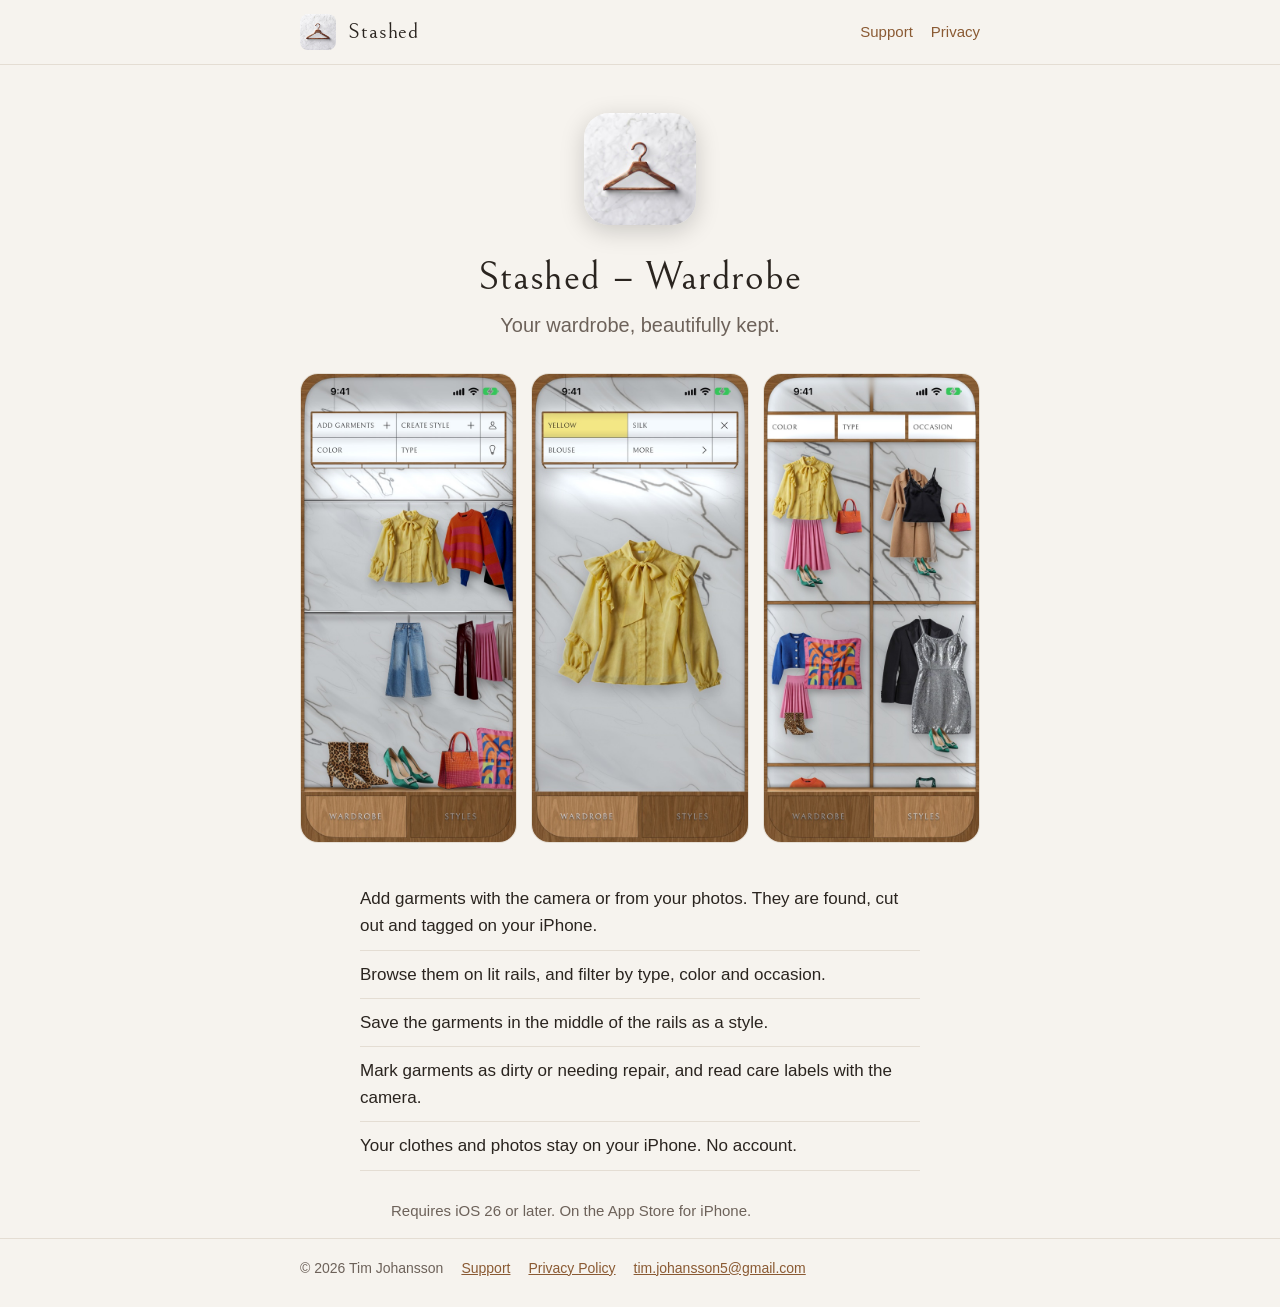
<file: index.html>
<!doctype html>
<html lang="en">
<head>
<meta charset="utf-8">
<meta name="viewport" content="width=device-width, initial-scale=1">
<title>Stashed – Wardrobe</title>
<meta name="description" content="Your wardrobe, beautifully kept.">
<link rel="icon" href="./assets/icon.jpg">
<link rel="stylesheet" href="./assets/style.css">
</head>
<body>
<header class="site"><div class="wrap">
<img src="./assets/icon.jpg" alt="">
<a class="brand" href="./">Stashed</a>
<nav>
<a href="./support/">Support</a>
<a href="./privacy/">Privacy</a>
</nav>
</div></header>
<main class="wrap hero">
<img class="icon" src="assets/icon.jpg" alt="Stashed app icon">
<h1>Stashed – Wardrobe</h1>
<p class="lede">Your wardrobe, beautifully kept.</p>
<div class="shots">
<img src="assets/01-wardrobe.jpg" alt="Garments hanging on lit rails in front of a marble wall" loading="lazy">
<img src="assets/02-garment.jpg" alt="An open garment with its details on the sign" loading="lazy">
<img src="assets/05-styles.jpg" alt="Saved styles on oak shelves" loading="lazy">
</div>
<ul class="points">
<li>Add garments with the camera or from your photos. They are found, cut out and tagged on your iPhone.</li>
<li>Browse them on lit rails, and filter by type, color and occasion.</li>
<li>Save the garments in the middle of the rails as a style.</li>
<li>Mark garments as dirty or needing repair, and read care labels with the camera.</li>
<li>Your clothes and photos stay on your iPhone. No account.</li>
</ul>
<p class="meta" style="margin-top:28px">Requires iOS 26 or later. On the App Store for iPhone.</p>
</main>
<footer><div class="wrap">
<span>© 2026 Tim Johansson</span>
<a href="./support/">Support</a>
<a href="./privacy/">Privacy Policy</a>
<a href="mailto:tim.johansson5@gmail.com">tim.johansson5@gmail.com</a>
</div></footer>
</body>
</html>
</file>
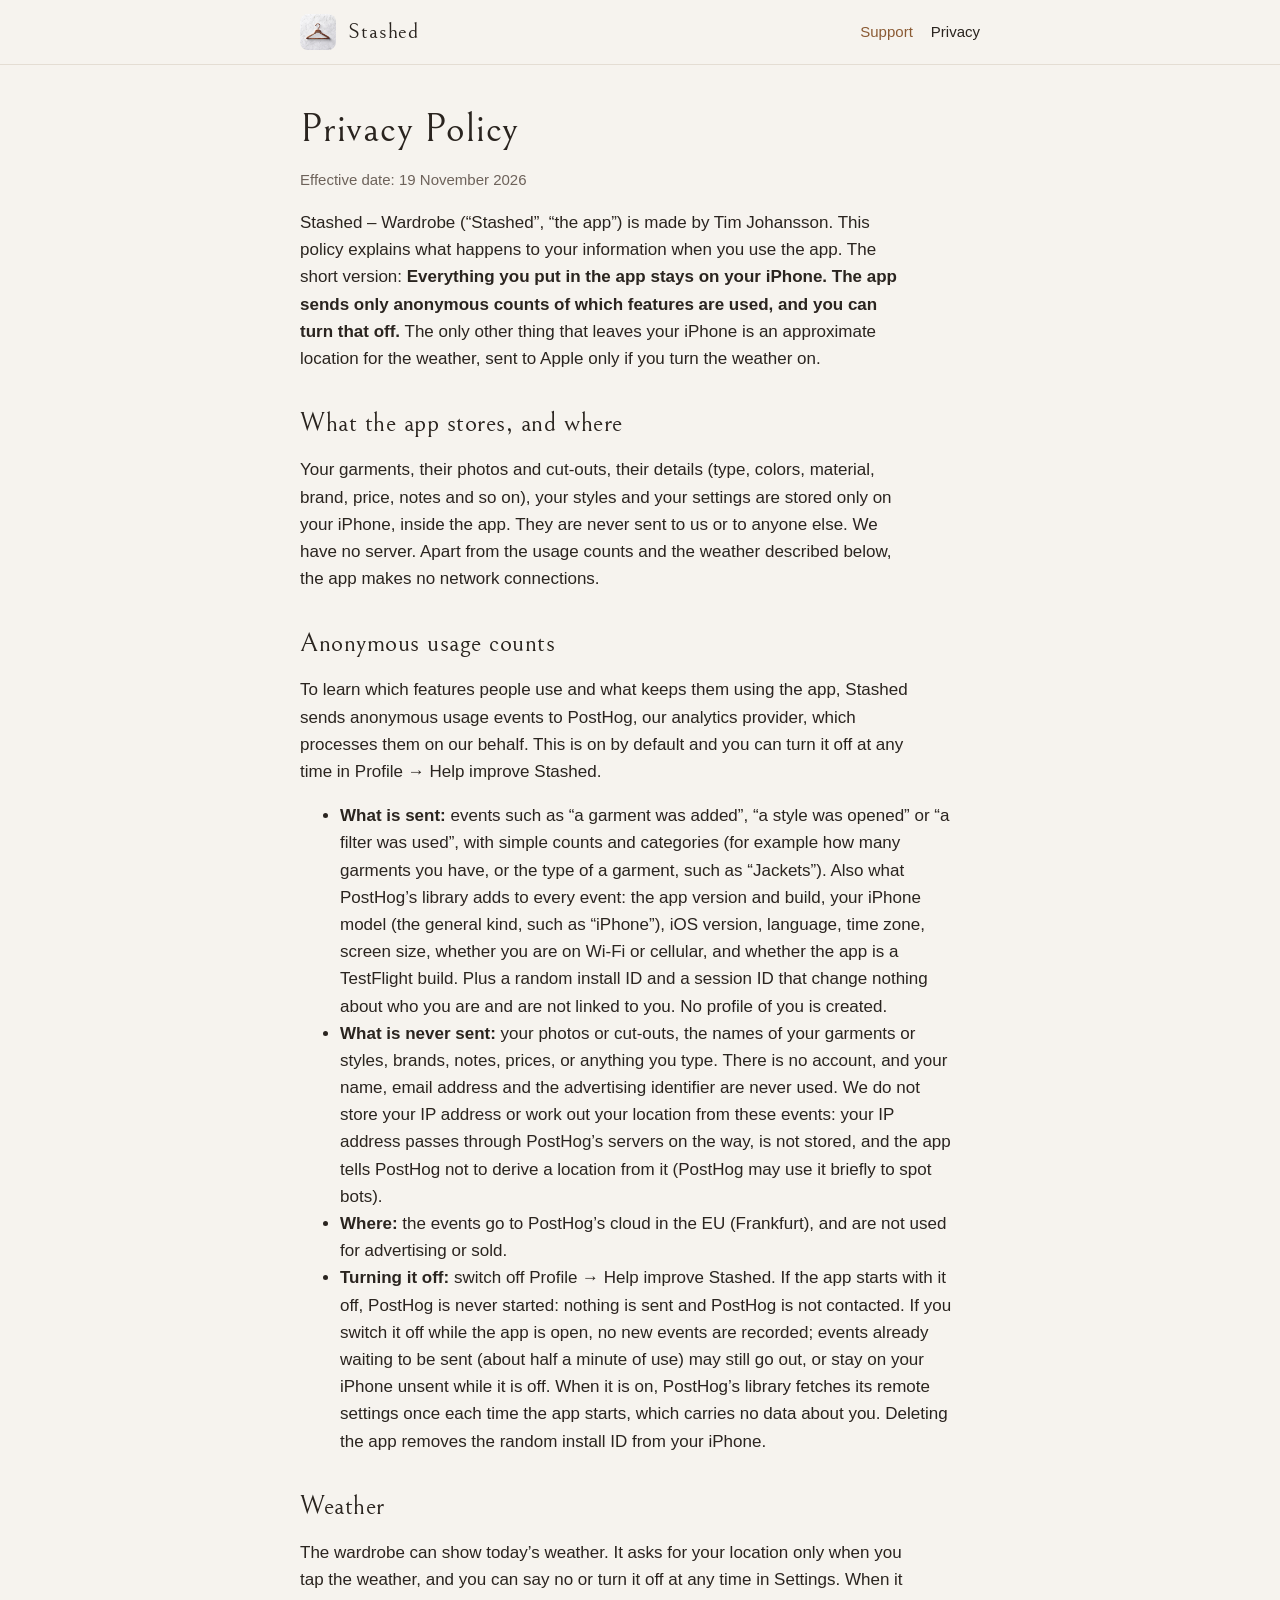
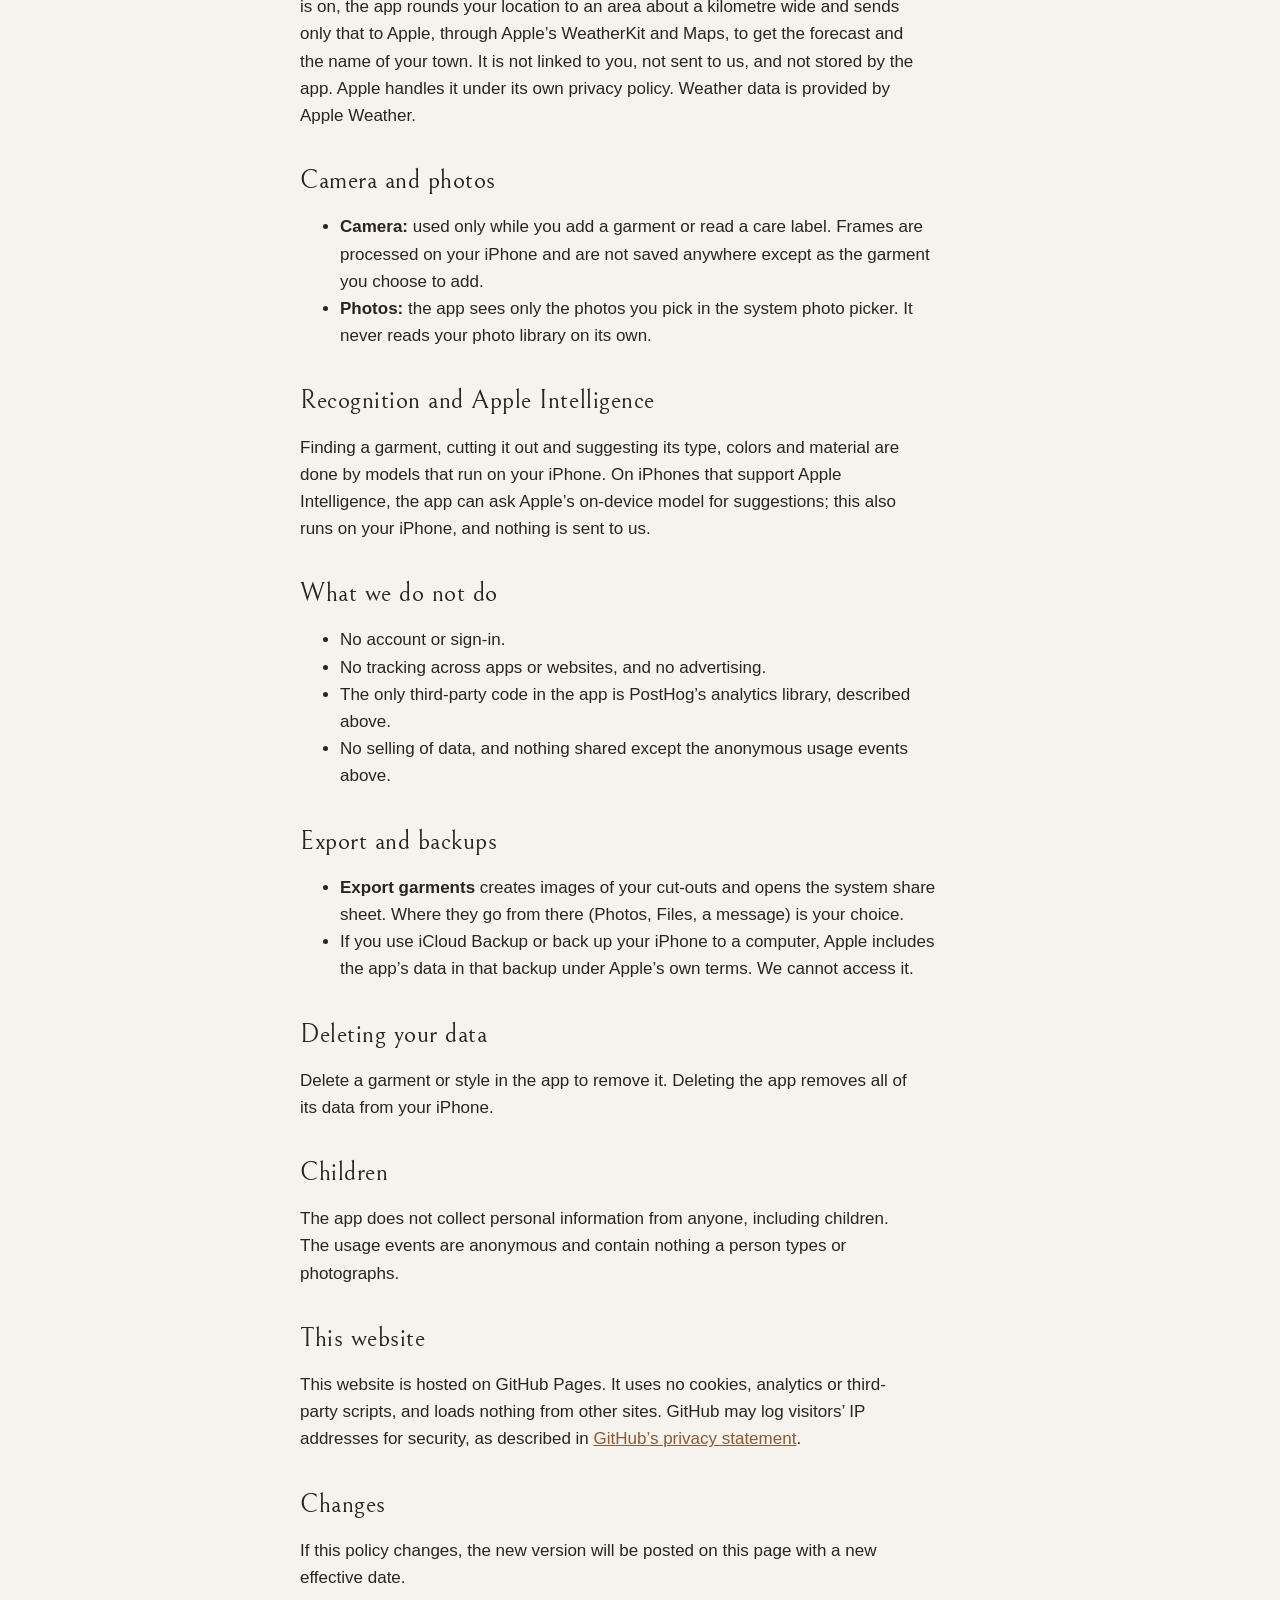
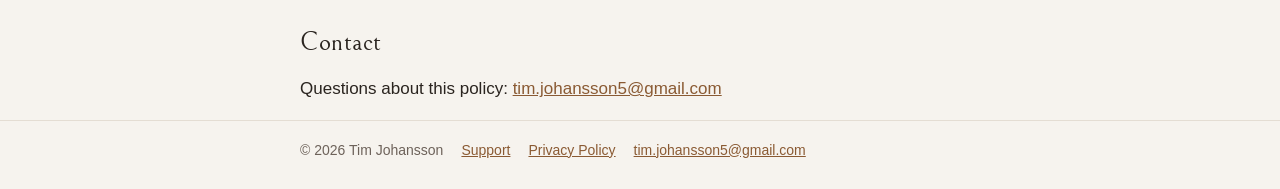
<file: privacy/index.html>
<!doctype html>
<html lang="en">
<head>
<meta charset="utf-8">
<meta name="viewport" content="width=device-width, initial-scale=1">
<title>Privacy Policy – Stashed</title>
<meta name="description" content="Stashed – Wardrobe keeps your clothes and photos on your iPhone. It sends anonymous usage counts to PostHog (EU) unless you turn that off, and an approximate location to Apple for the weather.">
<link rel="icon" href="../assets/icon.jpg">
<link rel="stylesheet" href="../assets/style.css">
</head>
<body>
<header class="site"><div class="wrap">
<img src="../assets/icon.jpg" alt="">
<a class="brand" href="../">Stashed</a>
<nav>
<a href="../support/">Support</a>
<a href="../privacy/" aria-current="page">Privacy</a>
</nav>
</div></header>
<main class="wrap">
<h1>Privacy Policy</h1>
<p class="meta">Effective date: 19 November 2026</p>
<p>Stashed – Wardrobe (“Stashed”, “the app”) is made by Tim Johansson. This policy explains what happens to your information when you use the app. The short version: <strong>Everything you put in the app stays on your iPhone. The app sends only anonymous counts of which features are used, and you can turn that off.</strong> The only other thing that leaves your iPhone is an approximate location for the weather, sent to Apple only if you turn the weather on.</p>

<h2>What the app stores, and where</h2>
<p>Your garments, their photos and cut-outs, their details (type, colors, material, brand, price, notes and so on), your styles and your settings are stored only on your iPhone, inside the app. They are never sent to us or to anyone else. We have no server. Apart from the usage counts and the weather described below, the app makes no network connections.</p>

<h2>Anonymous usage counts</h2>
<p>To learn which features people use and what keeps them using the app, Stashed sends anonymous usage events to PostHog, our analytics provider, which processes them on our behalf. This is on by default and you can turn it off at any time in Profile → Help improve Stashed.</p>
<ul>
<li><strong>What is sent:</strong> events such as “a garment was added”, “a style was opened” or “a filter was used”, with simple counts and categories (for example how many garments you have, or the type of a garment, such as “Jackets”). Also what PostHog’s library adds to every event: the app version and build, your iPhone model (the general kind, such as “iPhone”), iOS version, language, time zone, screen size, whether you are on Wi-Fi or cellular, and whether the app is a TestFlight build. Plus a random install ID and a session ID that change nothing about who you are and are not linked to you. No profile of you is created.</li>
<li><strong>What is never sent:</strong> your photos or cut-outs, the names of your garments or styles, brands, notes, prices, or anything you type. There is no account, and your name, email address and the advertising identifier are never used. We do not store your IP address or work out your location from these events: your IP address passes through PostHog’s servers on the way, is not stored, and the app tells PostHog not to derive a location from it (PostHog may use it briefly to spot bots).</li>
<li><strong>Where:</strong> the events go to PostHog’s cloud in the EU (Frankfurt), and are not used for advertising or sold.</li>
<li><strong>Turning it off:</strong> switch off Profile → Help improve Stashed. If the app starts with it off, PostHog is never started: nothing is sent and PostHog is not contacted. If you switch it off while the app is open, no new events are recorded; events already waiting to be sent (about half a minute of use) may still go out, or stay on your iPhone unsent while it is off. When it is on, PostHog’s library fetches its remote settings once each time the app starts, which carries no data about you. Deleting the app removes the random install ID from your iPhone.</li>
</ul>

<h2>Weather</h2>
<p>The wardrobe can show today’s weather. It asks for your location only when you tap the weather, and you can say no or turn it off at any time in Settings. When it is on, the app rounds your location to an area about a kilometre wide and sends only that to Apple, through Apple’s WeatherKit and Maps, to get the forecast and the name of your town. It is not linked to you, not sent to us, and not stored by the app. Apple handles it under its own privacy policy. Weather data is provided by Apple Weather.</p>

<h2>Camera and photos</h2>
<ul>
<li><strong>Camera:</strong> used only while you add a garment or read a care label. Frames are processed on your iPhone and are not saved anywhere except as the garment you choose to add.</li>
<li><strong>Photos:</strong> the app sees only the photos you pick in the system photo picker. It never reads your photo library on its own.</li>
</ul>

<h2>Recognition and Apple Intelligence</h2>
<p>Finding a garment, cutting it out and suggesting its type, colors and material are done by models that run on your iPhone. On iPhones that support Apple Intelligence, the app can ask Apple’s on-device model for suggestions; this also runs on your iPhone, and nothing is sent to us.</p>

<h2>What we do not do</h2>
<ul>
<li>No account or sign-in.</li>
<li>No tracking across apps or websites, and no advertising.</li>
<li>The only third-party code in the app is PostHog’s analytics library, described above.</li>
<li>No selling of data, and nothing shared except the anonymous usage events above.</li>
</ul>

<h2>Export and backups</h2>
<ul>
<li><strong>Export garments</strong> creates images of your cut-outs and opens the system share sheet. Where they go from there (Photos, Files, a message) is your choice.</li>
<li>If you use iCloud Backup or back up your iPhone to a computer, Apple includes the app’s data in that backup under Apple’s own terms. We cannot access it.</li>
</ul>

<h2>Deleting your data</h2>
<p>Delete a garment or style in the app to remove it. Deleting the app removes all of its data from your iPhone.</p>

<h2>Children</h2>
<p>The app does not collect personal information from anyone, including children. The usage events are anonymous and contain nothing a person types or photographs.</p>

<h2>This website</h2>
<p>This website is hosted on GitHub Pages. It uses no cookies, analytics or third-party scripts, and loads nothing from other sites. GitHub may log visitors’ IP addresses for security, as described in <a href="https://docs.github.com/site-policy/privacy-policies/github-general-privacy-statement">GitHub’s privacy statement</a>.</p>

<h2>Changes</h2>
<p>If this policy changes, the new version will be posted on this page with a new effective date.</p>

<h2>Contact</h2>
<p>Questions about this policy: <a href="mailto:tim.johansson5@gmail.com">tim.johansson5@gmail.com</a></p>
</main>
<footer><div class="wrap">
<span>© 2026 Tim Johansson</span>
<a href="../support/">Support</a>
<a href="../privacy/">Privacy Policy</a>
<a href="mailto:tim.johansson5@gmail.com">tim.johansson5@gmail.com</a>
</div></footer>
</body>
</html>
</file>
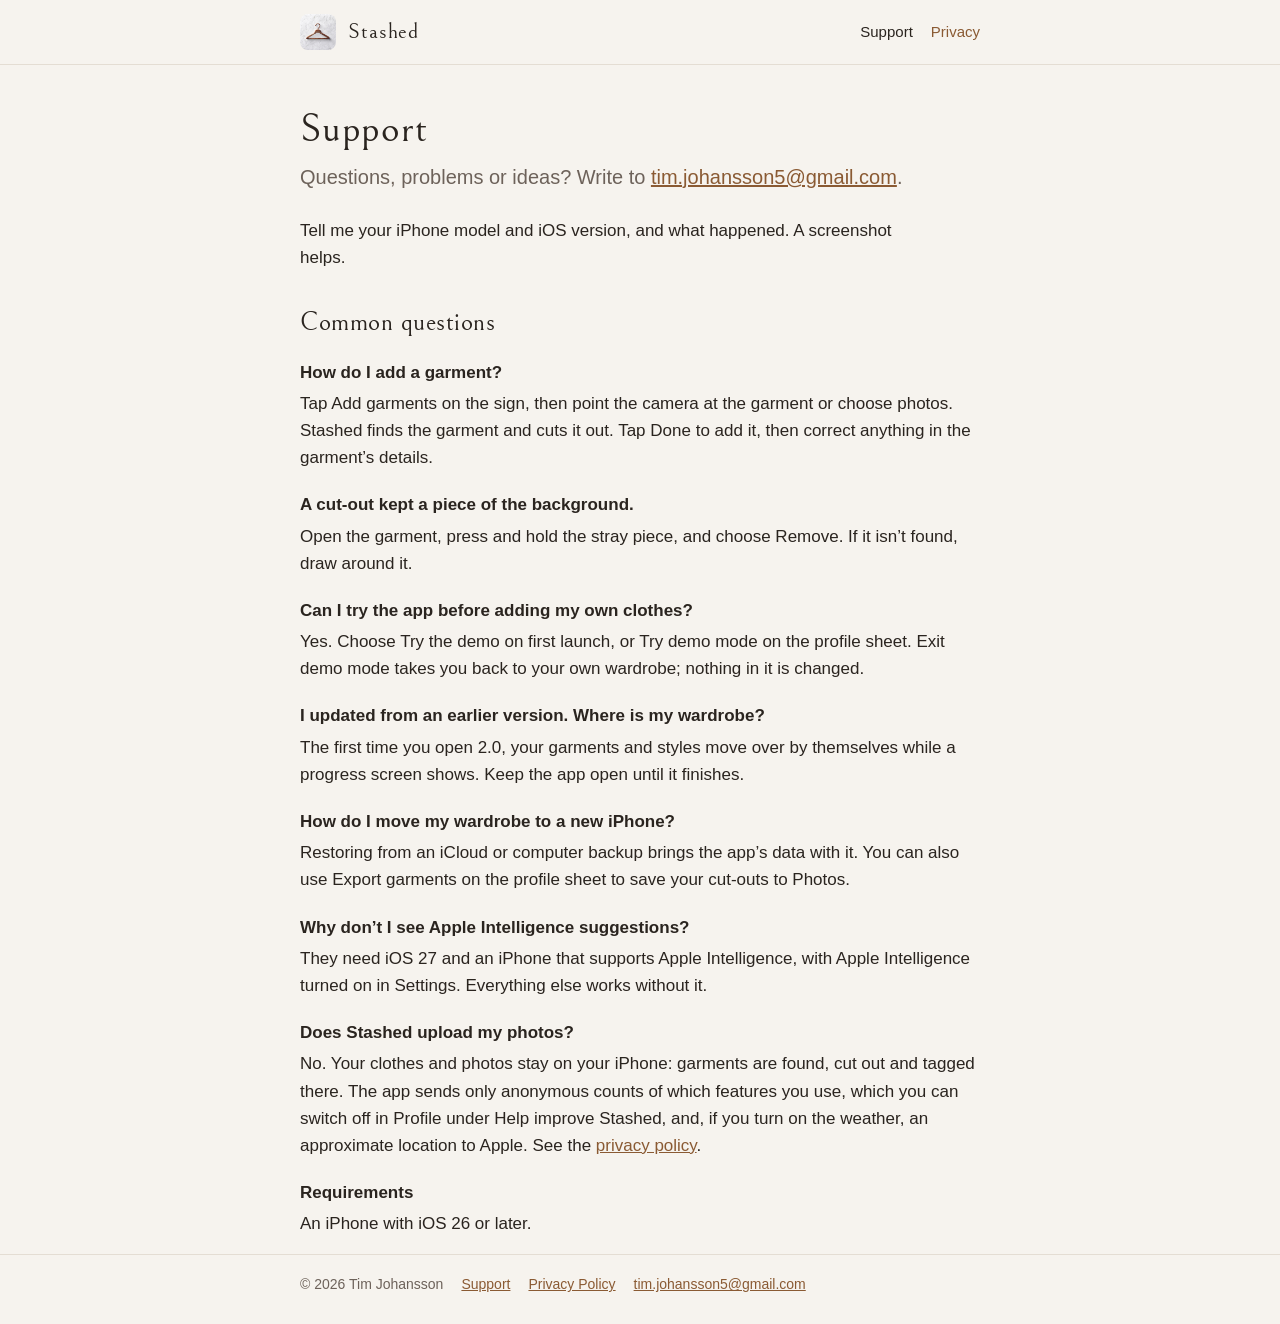
<file: support/index.html>
<!doctype html>
<html lang="en">
<head>
<meta charset="utf-8">
<meta name="viewport" content="width=device-width, initial-scale=1">
<title>Support – Stashed</title>
<meta name="description" content="Help and contact for Stashed – Wardrobe.">
<link rel="icon" href="../assets/icon.jpg">
<link rel="stylesheet" href="../assets/style.css">
</head>
<body>
<header class="site"><div class="wrap">
<img src="../assets/icon.jpg" alt="">
<a class="brand" href="../">Stashed</a>
<nav>
<a href="../support/" aria-current="page">Support</a>
<a href="../privacy/">Privacy</a>
</nav>
</div></header>
<main class="wrap">
<h1>Support</h1>
<p class="lede">Questions, problems or ideas? Write to <a href="mailto:tim.johansson5@gmail.com">tim.johansson5@gmail.com</a>.</p>
<p>Tell me your iPhone model and iOS version, and what happened. A screenshot helps.</p>

<h2>Common questions</h2>
<dl>
<dt>How do I add a garment?</dt>
<dd>Tap Add garments on the sign, then point the camera at the garment or choose photos. Stashed finds the garment and cuts it out. Tap Done to add it, then correct anything in the garment’s details.</dd>

<dt>A cut-out kept a piece of the background.</dt>
<dd>Open the garment, press and hold the stray piece, and choose Remove. If it isn’t found, draw around it.</dd>

<dt>Can I try the app before adding my own clothes?</dt>
<dd>Yes. Choose Try the demo on first launch, or Try demo mode on the profile sheet. Exit demo mode takes you back to your own wardrobe; nothing in it is changed.</dd>

<dt>I updated from an earlier version. Where is my wardrobe?</dt>
<dd>The first time you open 2.0, your garments and styles move over by themselves while a progress screen shows. Keep the app open until it finishes.</dd>

<dt>How do I move my wardrobe to a new iPhone?</dt>
<dd>Restoring from an iCloud or computer backup brings the app’s data with it. You can also use Export garments on the profile sheet to save your cut-outs to Photos.</dd>

<dt>Why don’t I see Apple Intelligence suggestions?</dt>
<dd>They need iOS 27 and an iPhone that supports Apple Intelligence, with Apple Intelligence turned on in Settings. Everything else works without it.</dd>

<dt>Does Stashed upload my photos?</dt>
<dd>No. Your clothes and photos stay on your iPhone: garments are found, cut out and tagged there. The app sends only anonymous counts of which features you use, which you can switch off in Profile under Help improve Stashed, and, if you turn on the weather, an approximate location to Apple. See the <a href="../privacy/">privacy policy</a>.</dd>

<dt>Requirements</dt>
<dd>An iPhone with iOS 26 or later.</dd>
</dl>
</main>
<footer><div class="wrap">
<span>© 2026 Tim Johansson</span>
<a href="../support/">Support</a>
<a href="../privacy/">Privacy Policy</a>
<a href="mailto:tim.johansson5@gmail.com">tim.johansson5@gmail.com</a>
</div></footer>
</body>
</html>
</file>
<file: assets/style.css>
@font-face {
  font-family: "Bellefair";
  src: url("Bellefair-Regular.ttf") format("truetype");
  font-display: swap;
}

:root {
  --bg: #f6f3ee;
  --surface: #ffffff;
  --text: #2a241f;
  --muted: #6d625a;
  --oak: #8a5a33;
  --line: #e4ddd3;
  color-scheme: light dark;
}
@media (prefers-color-scheme: dark) {
  :root {
    --bg: #171412;
    --surface: #211d1a;
    --text: #efe9e2;
    --muted: #b3a89d;
    --oak: #d39a68;
    --line: #3a332d;
  }
}

* { box-sizing: border-box; }
html { -webkit-text-size-adjust: 100%; }
body {
  margin: 0;
  background: var(--bg);
  color: var(--text);
  font: 17px/1.6 -apple-system, BlinkMacSystemFont, "Helvetica Neue", Helvetica, Arial, sans-serif;
}
.wrap { max-width: 720px; margin: 0 auto; padding: 0 20px; }

header.site { border-bottom: 1px solid var(--line); }
header.site .wrap { display: flex; align-items: center; gap: 12px; padding-top: 14px; padding-bottom: 14px; }
header.site img { width: 36px; height: 36px; border-radius: 8px; }
header.site a.brand { font-family: "Bellefair", Georgia, serif; font-size: 22px; letter-spacing: .04em; color: var(--text); text-decoration: none; }
header.site nav { margin-left: auto; display: flex; gap: 18px; font-size: 15px; }

a { color: var(--oak); }
nav a { text-decoration: none; }
nav a[aria-current="page"] { color: var(--text); }

h1, h2 { font-family: "Bellefair", Georgia, serif; font-weight: 400; letter-spacing: .02em; line-height: 1.2; }
h1 { font-size: 40px; margin: 40px 0 8px; }
h2 { font-size: 26px; margin: 36px 0 6px; }
.lede { font-size: 20px; color: var(--muted); margin: 0 0 24px; }
.meta { color: var(--muted); font-size: 15px; }
main { padding-bottom: 48px; }
main p, main li { max-width: 65ch; }
dt { font-weight: 600; margin-top: 20px; }
dd { margin: 4px 0 0; }

.hero { text-align: center; }
.hero img.icon { width: 112px; height: 112px; border-radius: 25px; margin-top: 48px; box-shadow: 0 6px 24px rgba(0,0,0,.18); }
.hero h1 { margin-top: 20px; }
.shots { display: grid; grid-template-columns: repeat(3, 1fr); gap: 14px; margin: 32px 0; }
.shots img { width: 100%; height: auto; border-radius: 18px; border: 1px solid var(--line); display: block; }
.points { list-style: none; padding: 0; margin: 0 auto; max-width: 560px; text-align: left; }
.points li { padding: 10px 0; border-bottom: 1px solid var(--line); }

footer { border-top: 1px solid var(--line); color: var(--muted); font-size: 14px; }
footer .wrap { padding-top: 18px; padding-bottom: 28px; display: flex; flex-wrap: wrap; gap: 8px 18px; }

@media (max-width: 520px) {
  h1 { font-size: 32px; }
  header.site nav { gap: 12px; }
  .shots { gap: 8px; }
  .shots img { border-radius: 10px; }
}
</file>
